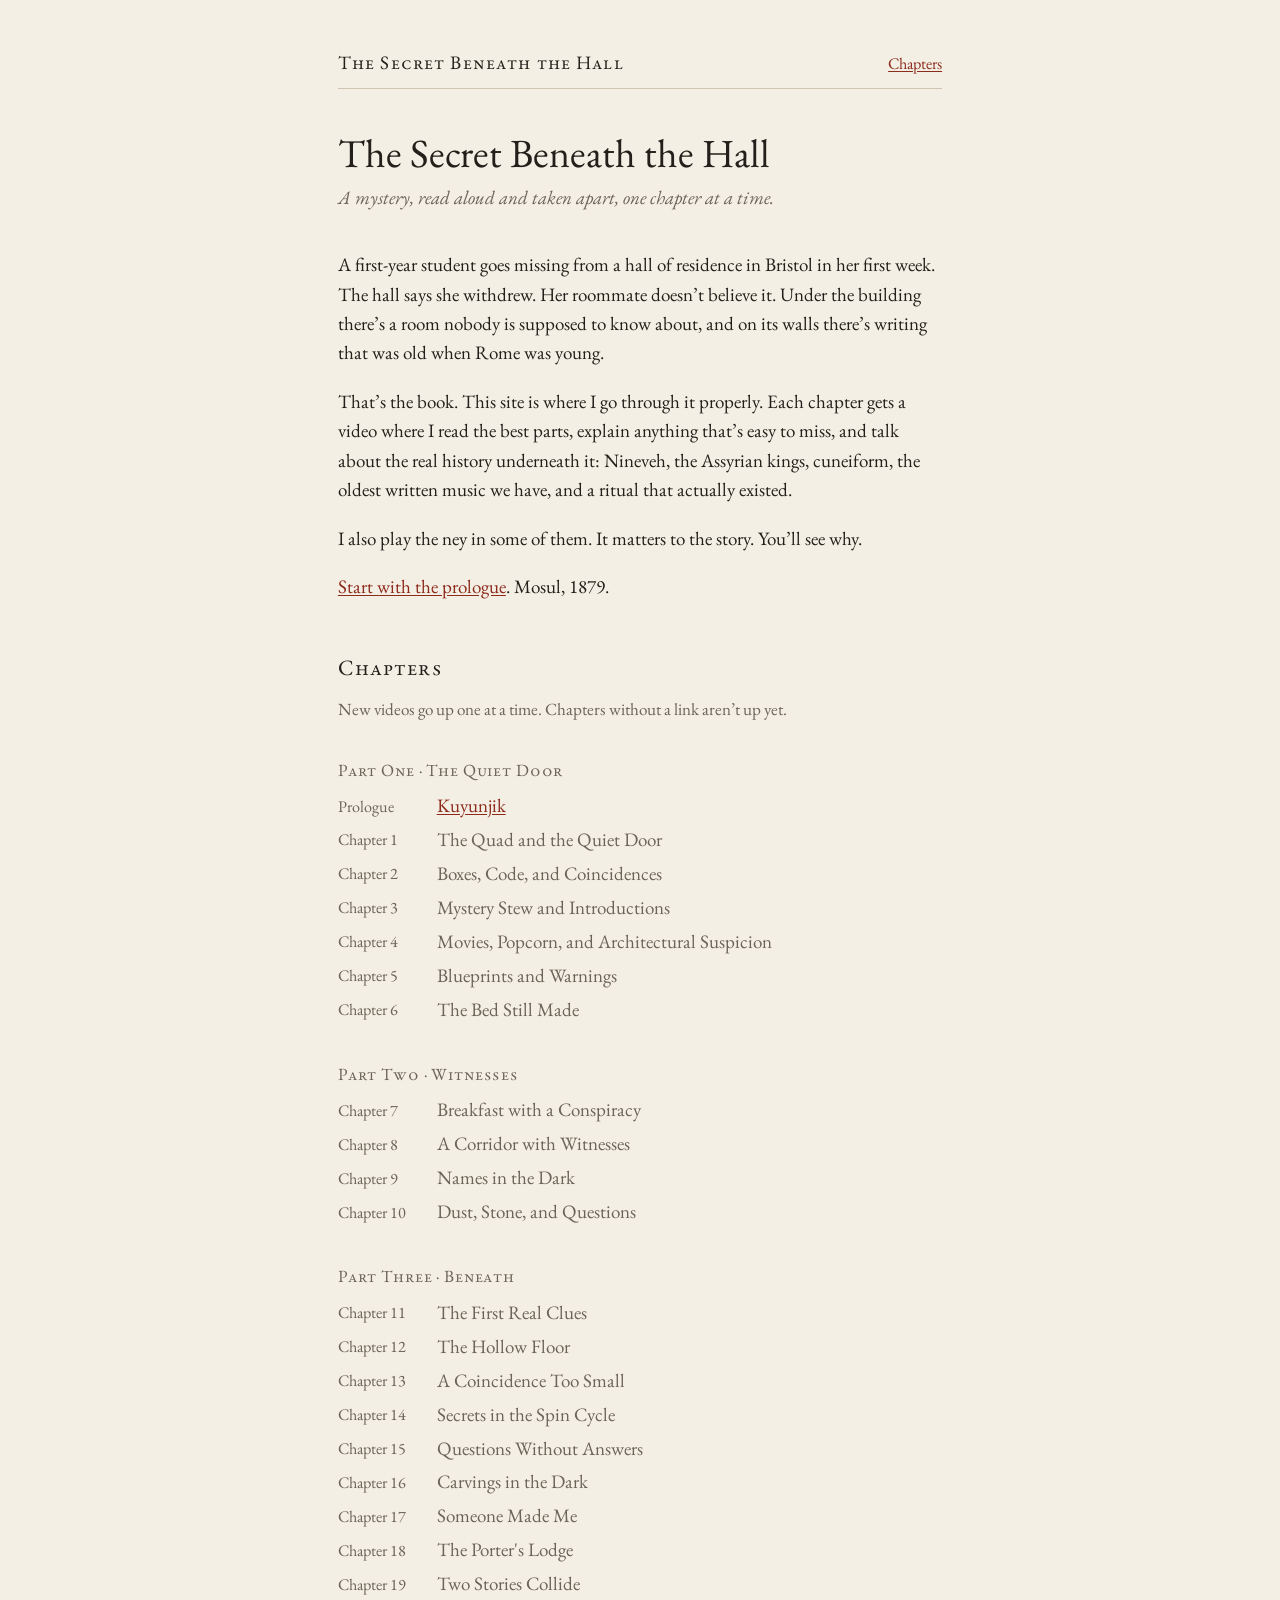
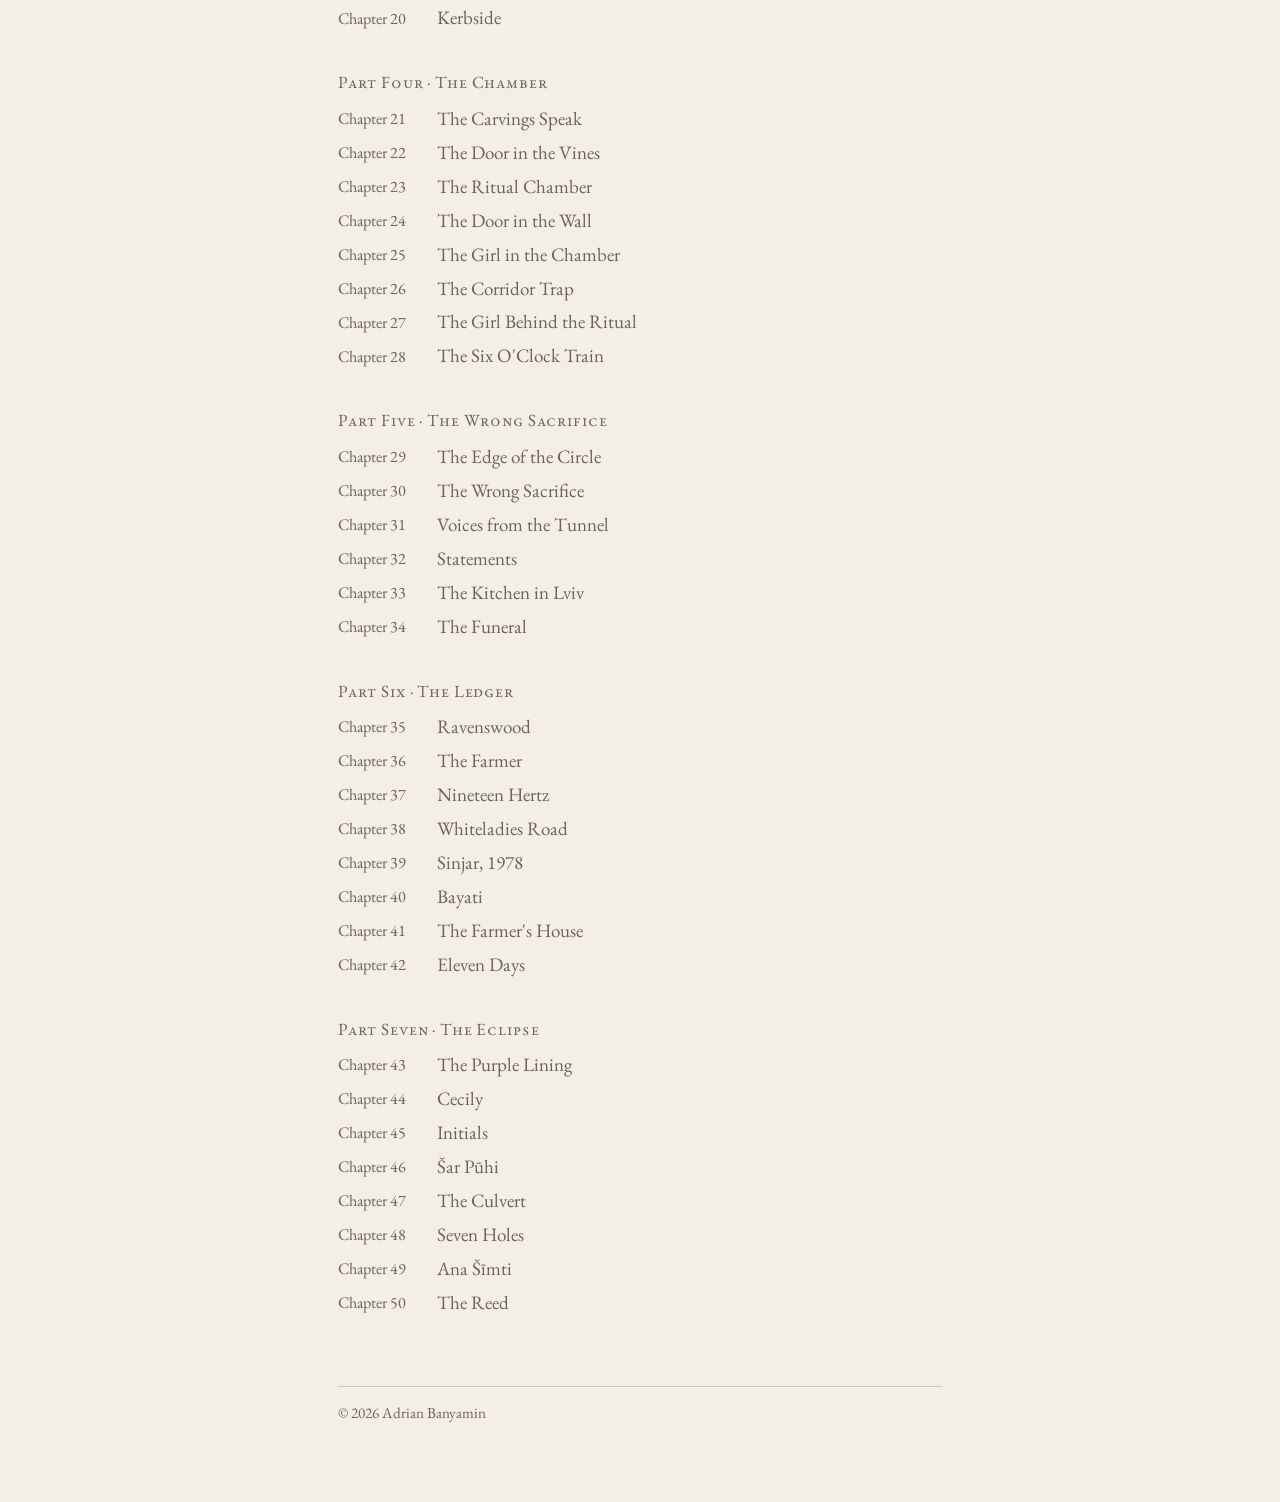
<file: index.html>
<!doctype html>
<html lang="en-GB">
<head>
<meta charset="utf-8">
<meta name="viewport" content="width=device-width, initial-scale=1">
<title>The Secret Beneath the Hall</title>
<meta name="description" content="A mystery set under a Bristol student hall, read and explained chapter by chapter, with the real Assyrian history behind it.">
<link rel="preconnect" href="https://fonts.googleapis.com">
<link rel="preconnect" href="https://fonts.gstatic.com" crossorigin>
<link href="https://fonts.googleapis.com/css2?family=EB+Garamond:ital,wght@0,400;0,600;1,400&display=swap" rel="stylesheet">
<link rel="stylesheet" href="style.css">
</head>
<body>
<div class="page">
<header class="top">
<a class="home" href="index.html">The Secret Beneath the Hall</a>
<nav><a href="index.html#contents">Chapters</a></nav>
</header>
<main>
<h1>The Secret Beneath the Hall</h1>
<p class="sub">A mystery, read aloud and taken apart, one chapter at a time.</p>

<p>A first-year student goes missing from a hall of residence in Bristol in her first week. The hall says she withdrew. Her roommate doesn&rsquo;t believe it. Under the building there&rsquo;s a room nobody is supposed to know about, and on its walls there&rsquo;s writing that was old when Rome was young.</p>

<p>That&rsquo;s the book. This site is where I go through it properly. Each chapter gets a video where I read the best parts, explain anything that&rsquo;s easy to miss, and talk about the real history underneath it: Nineveh, the Assyrian kings, cuneiform, the oldest written music we have, and a ritual that actually existed.</p>

<p>I also play the ney in some of them. It matters to the story. You&rsquo;ll see why.</p>

<p><a href="prologue.html">Start with the prologue</a>. Mosul, 1879.</p>

<h2 id="contents">Chapters</h2>
<p style="color:var(--faded);font-size:.9rem">New videos go up one at a time. Chapters without a link aren&rsquo;t up yet.</p>
<div class="part"><div class="part-name">Part One &middot; The Quiet Door</div>
<ol class="chapters">
<li><span class="num">Prologue</span><a href="prologue.html">Kuyunjik</a></li>
<li><span class="num">Chapter 1</span><span class="soon">The Quad and the Quiet Door</span></li>
<li><span class="num">Chapter 2</span><span class="soon">Boxes, Code, and Coincidences</span></li>
<li><span class="num">Chapter 3</span><span class="soon">Mystery Stew and Introductions</span></li>
<li><span class="num">Chapter 4</span><span class="soon">Movies, Popcorn, and Architectural Suspicion</span></li>
<li><span class="num">Chapter 5</span><span class="soon">Blueprints and Warnings</span></li>
<li><span class="num">Chapter 6</span><span class="soon">The Bed Still Made</span></li>
</ol></div>
<div class="part"><div class="part-name">Part Two &middot; Witnesses</div>
<ol class="chapters">
<li><span class="num">Chapter 7</span><span class="soon">Breakfast with a Conspiracy</span></li>
<li><span class="num">Chapter 8</span><span class="soon">A Corridor with Witnesses</span></li>
<li><span class="num">Chapter 9</span><span class="soon">Names in the Dark</span></li>
<li><span class="num">Chapter 10</span><span class="soon">Dust, Stone, and Questions</span></li>
</ol></div>
<div class="part"><div class="part-name">Part Three &middot; Beneath</div>
<ol class="chapters">
<li><span class="num">Chapter 11</span><span class="soon">The First Real Clues</span></li>
<li><span class="num">Chapter 12</span><span class="soon">The Hollow Floor</span></li>
<li><span class="num">Chapter 13</span><span class="soon">A Coincidence Too Small</span></li>
<li><span class="num">Chapter 14</span><span class="soon">Secrets in the Spin Cycle</span></li>
<li><span class="num">Chapter 15</span><span class="soon">Questions Without Answers</span></li>
<li><span class="num">Chapter 16</span><span class="soon">Carvings in the Dark</span></li>
<li><span class="num">Chapter 17</span><span class="soon">Someone Made Me</span></li>
<li><span class="num">Chapter 18</span><span class="soon">The Porter&#x27;s Lodge</span></li>
<li><span class="num">Chapter 19</span><span class="soon">Two Stories Collide</span></li>
<li><span class="num">Chapter 20</span><span class="soon">Kerbside</span></li>
</ol></div>
<div class="part"><div class="part-name">Part Four &middot; The Chamber</div>
<ol class="chapters">
<li><span class="num">Chapter 21</span><span class="soon">The Carvings Speak</span></li>
<li><span class="num">Chapter 22</span><span class="soon">The Door in the Vines</span></li>
<li><span class="num">Chapter 23</span><span class="soon">The Ritual Chamber</span></li>
<li><span class="num">Chapter 24</span><span class="soon">The Door in the Wall</span></li>
<li><span class="num">Chapter 25</span><span class="soon">The Girl in the Chamber</span></li>
<li><span class="num">Chapter 26</span><span class="soon">The Corridor Trap</span></li>
<li><span class="num">Chapter 27</span><span class="soon">The Girl Behind the Ritual</span></li>
<li><span class="num">Chapter 28</span><span class="soon">The Six O&#x27;Clock Train</span></li>
</ol></div>
<div class="part"><div class="part-name">Part Five &middot; The Wrong Sacrifice</div>
<ol class="chapters">
<li><span class="num">Chapter 29</span><span class="soon">The Edge of the Circle</span></li>
<li><span class="num">Chapter 30</span><span class="soon">The Wrong Sacrifice</span></li>
<li><span class="num">Chapter 31</span><span class="soon">Voices from the Tunnel</span></li>
<li><span class="num">Chapter 32</span><span class="soon">Statements</span></li>
<li><span class="num">Chapter 33</span><span class="soon">The Kitchen in Lviv</span></li>
<li><span class="num">Chapter 34</span><span class="soon">The Funeral</span></li>
</ol></div>
<div class="part"><div class="part-name">Part Six &middot; The Ledger</div>
<ol class="chapters">
<li><span class="num">Chapter 35</span><span class="soon">Ravenswood</span></li>
<li><span class="num">Chapter 36</span><span class="soon">The Farmer</span></li>
<li><span class="num">Chapter 37</span><span class="soon">Nineteen Hertz</span></li>
<li><span class="num">Chapter 38</span><span class="soon">Whiteladies Road</span></li>
<li><span class="num">Chapter 39</span><span class="soon">Sinjar, 1978</span></li>
<li><span class="num">Chapter 40</span><span class="soon">Bayati</span></li>
<li><span class="num">Chapter 41</span><span class="soon">The Farmer&#x27;s House</span></li>
<li><span class="num">Chapter 42</span><span class="soon">Eleven Days</span></li>
</ol></div>
<div class="part"><div class="part-name">Part Seven &middot; The Eclipse</div>
<ol class="chapters">
<li><span class="num">Chapter 43</span><span class="soon">The Purple Lining</span></li>
<li><span class="num">Chapter 44</span><span class="soon">Cecily</span></li>
<li><span class="num">Chapter 45</span><span class="soon">Initials</span></li>
<li><span class="num">Chapter 46</span><span class="soon">Šar Pūhi</span></li>
<li><span class="num">Chapter 47</span><span class="soon">The Culvert</span></li>
<li><span class="num">Chapter 48</span><span class="soon">Seven Holes</span></li>
<li><span class="num">Chapter 49</span><span class="soon">Ana Šīmti</span></li>
<li><span class="num">Chapter 50</span><span class="soon">The Reed</span></li>
</ol></div>
</main>
<footer>&copy; 2026 Adrian Banyamin</footer>
</div>
</body>
</html>
</file>
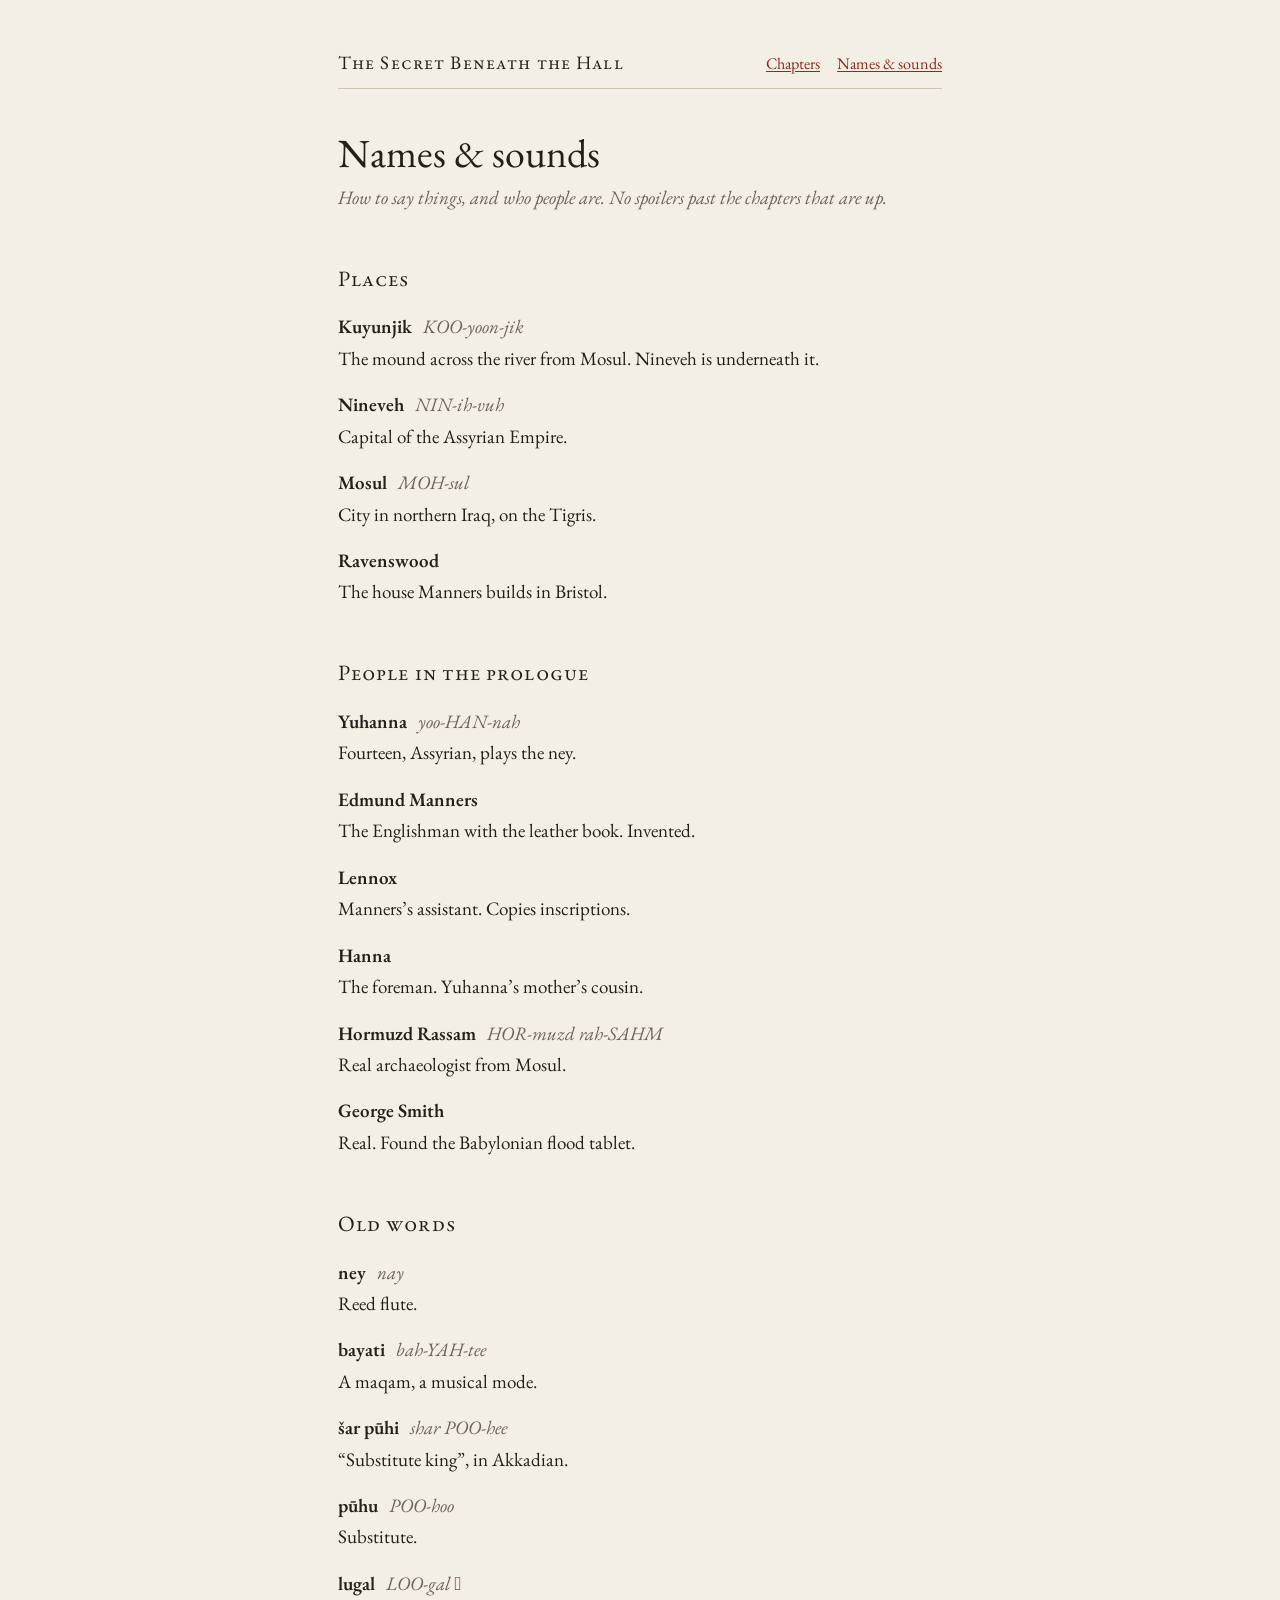
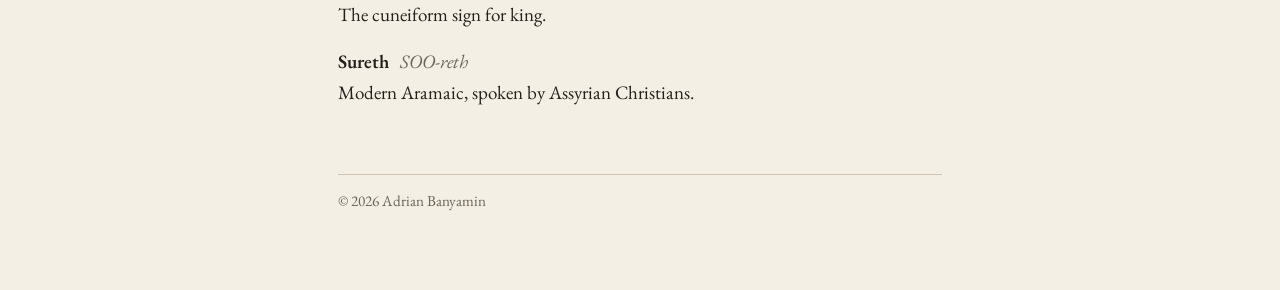
<file: names.html>
<!doctype html>
<html lang="en-GB">
<head>
<meta charset="utf-8">
<meta name="viewport" content="width=device-width, initial-scale=1">
<title>Names & sounds — The Secret Beneath the Hall</title>
<meta name="description" content="How to say the names and old words in the book.">
<link rel="preconnect" href="https://fonts.googleapis.com">
<link rel="preconnect" href="https://fonts.gstatic.com" crossorigin>
<link href="https://fonts.googleapis.com/css2?family=EB+Garamond:ital,wght@0,400;0,600;1,400&display=swap" rel="stylesheet">
<link rel="stylesheet" href="style.css">
</head>
<body>
<div class="page">
<header class="top">
<a class="home" href="index.html">The Secret Beneath the Hall</a>
<nav><a href="index.html#contents">Chapters</a><a href="names.html">Names &amp; sounds</a></nav>
</header>
<main>
<h1>Names &amp; sounds</h1>
<p class="sub">How to say things, and who people are. No spoilers past the chapters that are up.</p>

<h2>Places</h2>
<dl>
<dt>Kuyunjik <span class="say">KOO-yoon-jik</span></dt><dd>The mound across the river from Mosul. Nineveh is underneath it.</dd>
<dt>Nineveh <span class="say">NIN-ih-vuh</span></dt><dd>Capital of the Assyrian Empire.</dd>
<dt>Mosul <span class="say">MOH-sul</span></dt><dd>City in northern Iraq, on the Tigris.</dd>
<dt>Ravenswood</dt><dd>The house Manners builds in Bristol.</dd>
</dl>

<h2>People in the prologue</h2>
<dl>
<dt>Yuhanna <span class="say">yoo-HAN-nah</span></dt><dd>Fourteen, Assyrian, plays the ney.</dd>
<dt>Edmund Manners</dt><dd>The Englishman with the leather book. Invented.</dd>
<dt>Lennox</dt><dd>Manners&rsquo;s assistant. Copies inscriptions.</dd>
<dt>Hanna</dt><dd>The foreman. Yuhanna&rsquo;s mother&rsquo;s cousin.</dd>
<dt>Hormuzd Rassam <span class="say">HOR-muzd rah-SAHM</span></dt><dd>Real archaeologist from Mosul.</dd>
<dt>George Smith</dt><dd>Real. Found the Babylonian flood tablet.</dd>
</dl>

<h2>Old words</h2>
<dl>
<dt>ney <span class="say">nay</span></dt><dd>Reed flute.</dd>
<dt>bayati <span class="say">bah-YAH-tee</span></dt><dd>A maqam, a musical mode.</dd>
<dt>&scaron;ar p&umacr;hi <span class="say">shar POO-hee</span></dt><dd>&ldquo;Substitute king&rdquo;, in Akkadian.</dd>
<dt>p&umacr;hu <span class="say">POO-hoo</span></dt><dd>Substitute.</dd>
<dt>lugal <span class="say">LOO-gal</span> <span class="mark">&#x12217;</span></dt><dd>The cuneiform sign for king.</dd>
<dt>Sureth <span class="say">SOO-reth</span></dt><dd>Modern Aramaic, spoken by Assyrian Christians.</dd>
</dl>
</main>
<footer>&copy; 2026 Adrian Banyamin</footer>
</div>
</body>
</html>
</file>
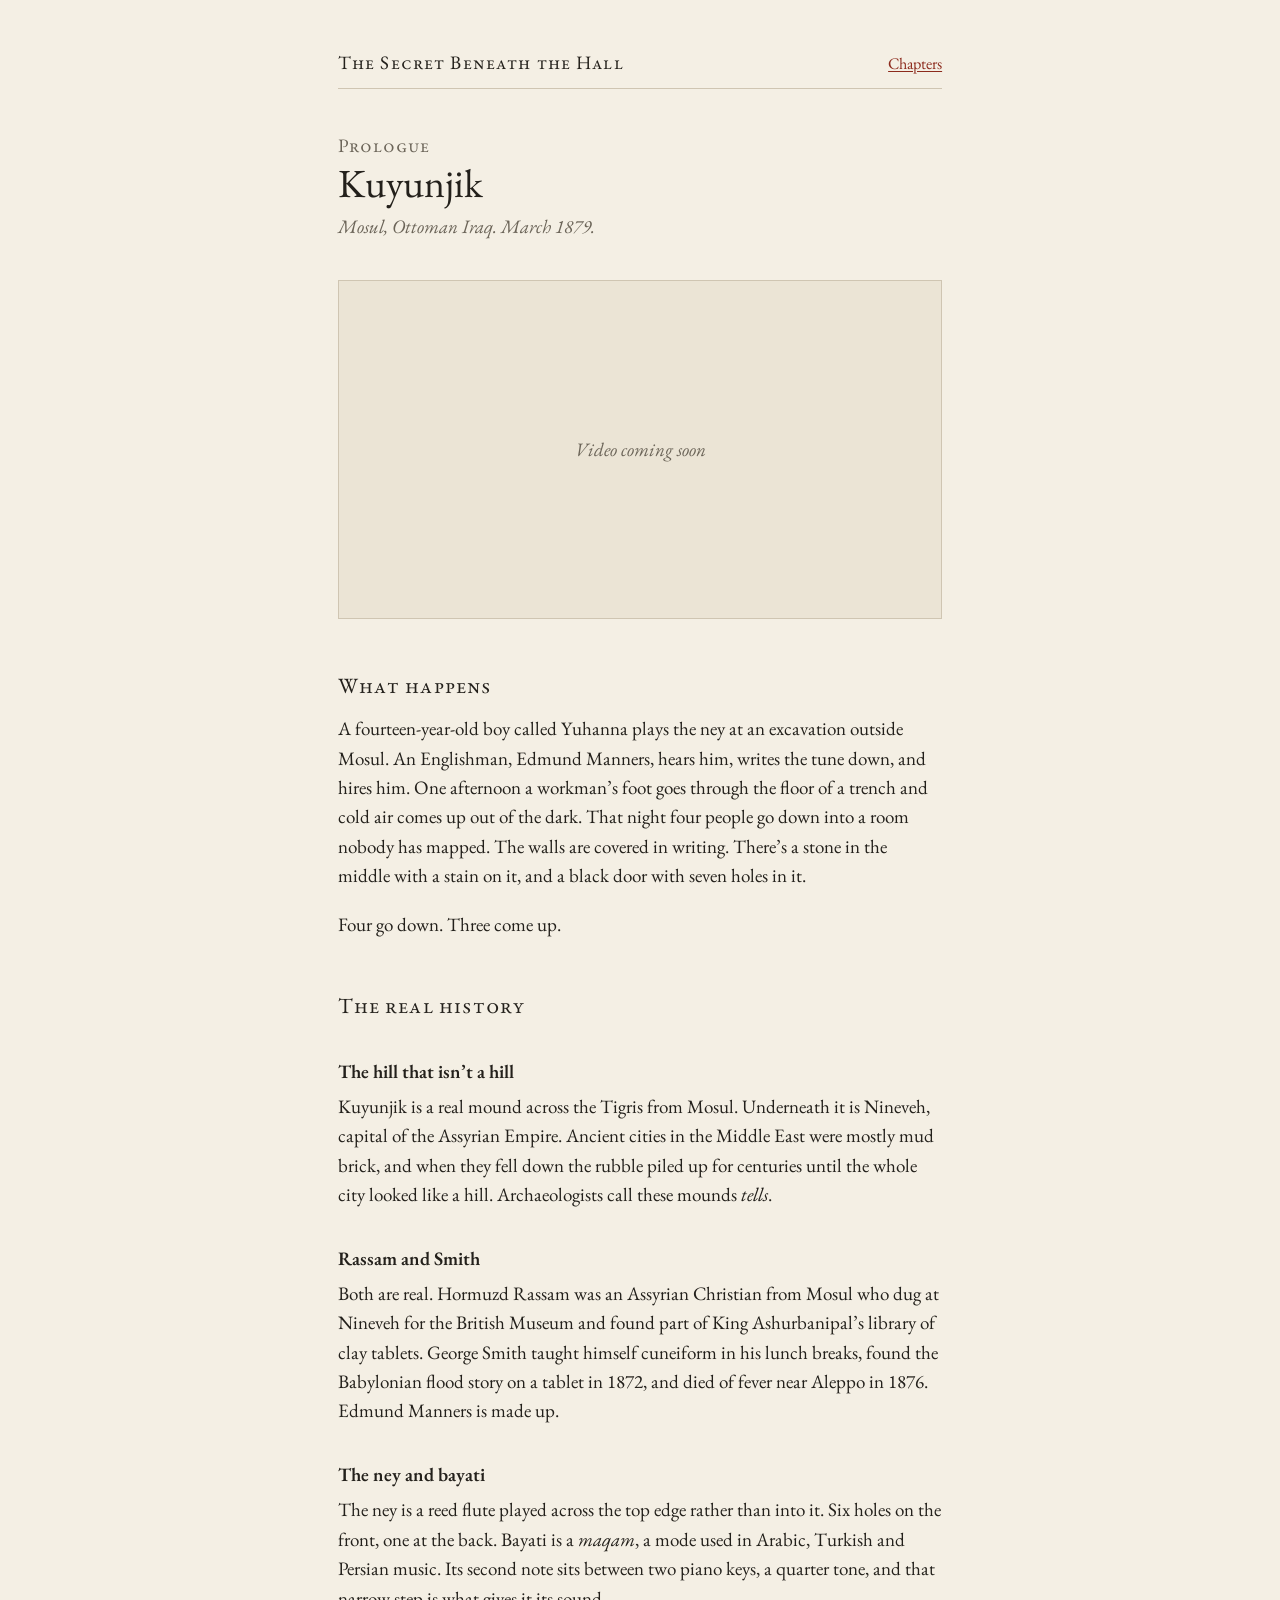
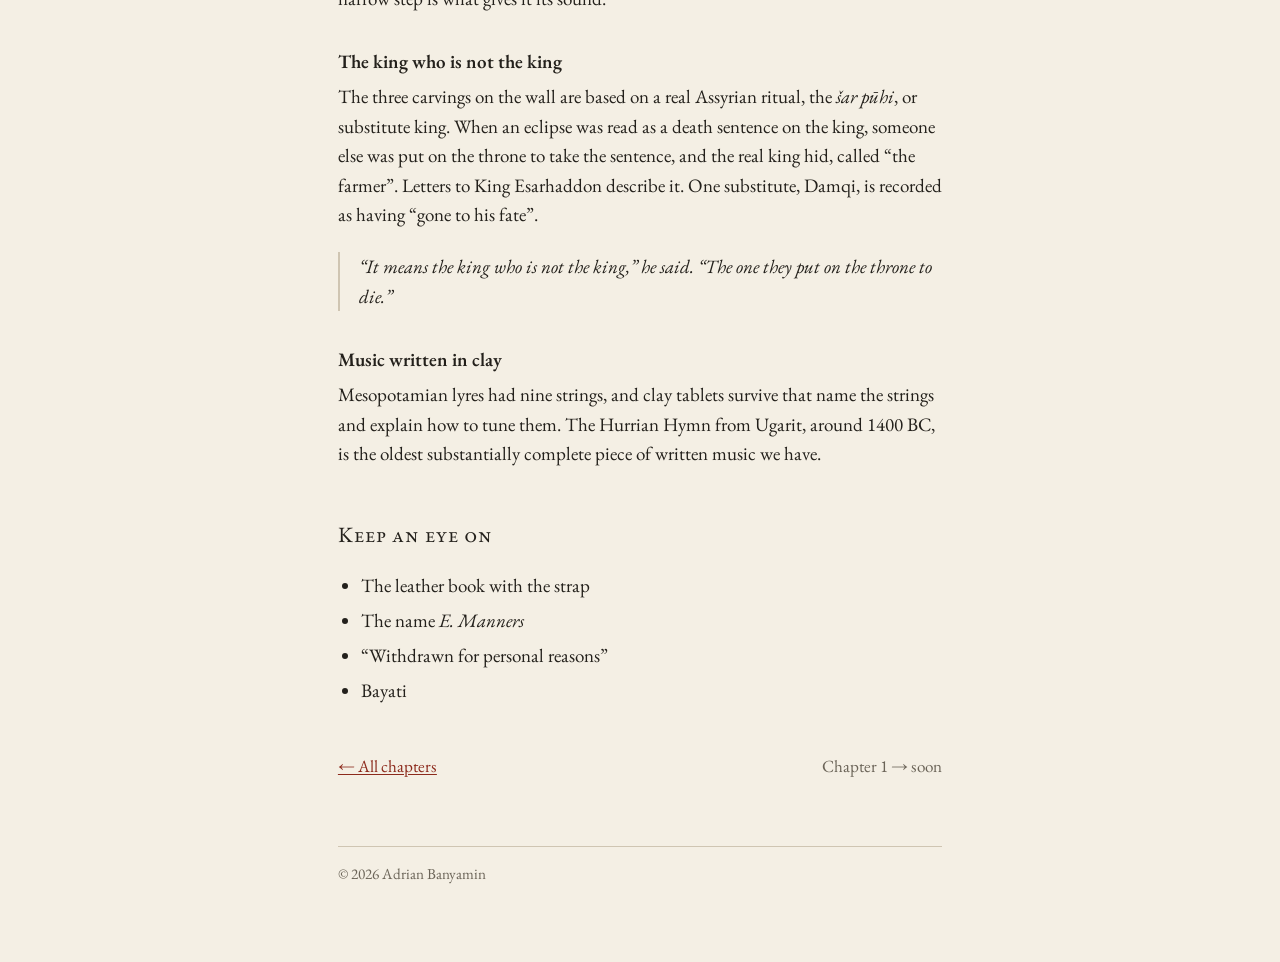
<file: prologue.html>
<!doctype html>
<html lang="en-GB">
<head>
<meta charset="utf-8">
<meta name="viewport" content="width=device-width, initial-scale=1">
<title>Prologue: Kuyunjik — The Secret Beneath the Hall</title>
<meta name="description" content="The prologue explained: Mosul in 1879, the mound of Kuyunjik, the ney, and the Assyrian substitute-king ritual.">
<link rel="preconnect" href="https://fonts.googleapis.com">
<link rel="preconnect" href="https://fonts.gstatic.com" crossorigin>
<link href="https://fonts.googleapis.com/css2?family=EB+Garamond:ital,wght@0,400;0,600;1,400&display=swap" rel="stylesheet">
<link rel="stylesheet" href="style.css">
</head>
<body>
<div class="page">
<header class="top">
<a class="home" href="index.html">The Secret Beneath the Hall</a>
<nav><a href="index.html#contents">Chapters</a></nav>
</header>
<main>
<p style="margin:0;color:var(--faded);font-variant:small-caps;letter-spacing:.05em">Prologue</p>
<h1>Kuyunjik</h1>
<p class="sub">Mosul, Ottoman Iraq. March 1879.</p>

<div class="video" data-youtube="">Video coming soon</div>

<h2>What happens</h2>
<p>A fourteen-year-old boy called Yuhanna plays the ney at an excavation outside Mosul. An Englishman, Edmund Manners, hears him, writes the tune down, and hires him. One afternoon a workman&rsquo;s foot goes through the floor of a trench and cold air comes up out of the dark. That night four people go down into a room nobody has mapped. The walls are covered in writing. There&rsquo;s a stone in the middle with a stain on it, and a black door with seven holes in it.</p>
<p>Four go down. Three come up.</p>

<h2>The real history</h2>

<h3>The hill that isn&rsquo;t a hill</h3>
<p>Kuyunjik is a real mound across the Tigris from Mosul. Underneath it is Nineveh, capital of the Assyrian Empire. Ancient cities in the Middle East were mostly mud brick, and when they fell down the rubble piled up for centuries until the whole city looked like a hill. Archaeologists call these mounds <em>tells</em>.</p>

<h3>Rassam and Smith</h3>
<p>Both are real. Hormuzd Rassam was an Assyrian Christian from Mosul who dug at Nineveh for the British Museum and found part of King Ashurbanipal&rsquo;s library of clay tablets. George Smith taught himself cuneiform in his lunch breaks, found the Babylonian flood story on a tablet in 1872, and died of fever near Aleppo in 1876. Edmund Manners is made up.</p>

<h3>The ney and bayati</h3>
<p>The ney is a reed flute played across the top edge rather than into it. Six holes on the front, one at the back. Bayati is a <em>maqam</em>, a mode used in Arabic, Turkish and Persian music. Its second note sits between two piano keys, a quarter tone, and that narrow step is what gives it its sound.</p>

<h3>The king who is not the king</h3>
<p>The three carvings on the wall are based on a real Assyrian ritual, the <em>&scaron;ar p&umacr;hi</em>, or substitute king. When an eclipse was read as a death sentence on the king, someone else was put on the throne to take the sentence, and the real king hid, called &ldquo;the farmer&rdquo;. Letters to King Esarhaddon describe it. One substitute, Damqi, is recorded as having &ldquo;gone to his fate&rdquo;.</p>
<blockquote>&ldquo;It means the king who is not the king,&rdquo; he said. &ldquo;The one they put on the throne to die.&rdquo;</blockquote>

<h3>Music written in clay</h3>
<p>Mesopotamian lyres had nine strings, and clay tablets survive that name the strings and explain how to tune them. The Hurrian Hymn from Ugarit, around 1400 BC, is the oldest substantially complete piece of written music we have.</p>

<h2>Keep an eye on</h2>
<ul class="remember">
<li>The leather book with the strap</li>
<li>The name <em>E. Manners</em></li>
<li>&ldquo;Withdrawn for personal reasons&rdquo;</li>
<li>Bayati</li>
</ul>

<div class="next"><a href="index.html#contents">&larr; All chapters</a><span style="color:var(--faded)">Chapter 1 &rarr; soon</span></div>
</main>
<footer>&copy; 2026 Adrian Banyamin</footer>
</div>
<script>
document.querySelectorAll('.video').forEach(function (box) {
  var id = box.getAttribute('data-youtube');
  if (!id) return;
  box.innerHTML = '<iframe src="https://www.youtube-nocookie.com/embed/' + id + '" title="Video" allow="accelerometer; encrypted-media; picture-in-picture" allowfullscreen></iframe>';
});
</script>
</body>
</html>
</file>
<file: style.css>
:root {
  --paper: #f4efe4;
  --ink: #23201b;
  --faded: #6b6458;
  --rule: #cfc5b2;
  --red: #8c2a1c;
}

* { box-sizing: border-box; }

html { font-size: 19px; }

body {
  margin: 0;
  background: var(--paper);
  color: var(--ink);
  font-family: "EB Garamond", Garamond, Georgia, serif;
  line-height: 1.55;
}

.page {
  max-width: 34rem;
  margin: 0 auto;
  padding: 2.5rem 1.1rem 4rem;
}

header.top {
  border-bottom: 1px solid var(--rule);
  padding-bottom: .6rem;
  margin-bottom: 2.2rem;
  display: flex;
  justify-content: space-between;
  align-items: baseline;
  flex-wrap: wrap;
  gap: .4rem 1rem;
  font-size: .85rem;
}

header.top a.home {
  font-variant: small-caps;
  letter-spacing: .06em;
  color: var(--ink);
  text-decoration: none;
  font-size: 1rem;
}

header.top nav a { margin-left: .9rem; }
header.top nav a:first-child { margin-left: 0; }

a { color: var(--red); text-underline-offset: 2px; }
a:hover { color: var(--ink); }

h1 {
  font-weight: 400;
  font-size: 2.1rem;
  line-height: 1.15;
  margin: 0 0 .3rem;
}

h1 + .sub {
  font-style: italic;
  color: var(--faded);
  margin: 0 0 2rem;
}

h2 {
  font-weight: 400;
  font-variant: small-caps;
  letter-spacing: .05em;
  font-size: 1.15rem;
  margin: 2.6rem 0 .6rem;
}

h3 {
  font-weight: 600;
  font-size: 1rem;
  margin: 1.8rem 0 .3rem;
}

p { margin: 0 0 1rem; }

blockquote {
  margin: 1.2rem 0 1.2rem 0;
  padding-left: 1rem;
  border-left: 2px solid var(--rule);
  font-style: italic;
}

.mark {
  color: var(--red);
  font-family: "Segoe UI Historic", "Noto Sans Cuneiform", serif;
}

/* contents */
.part { margin-top: 1.8rem; }
.part-name {
  font-variant: small-caps;
  letter-spacing: .05em;
  color: var(--faded);
  font-size: .9rem;
  margin-bottom: .3rem;
}
ol.chapters { list-style: none; margin: 0; padding: 0; }
ol.chapters li {
  display: flex;
  gap: .7rem;
  padding: .12rem 0;
}
ol.chapters .num {
  width: 4.5rem;
  flex-shrink: 0;
  color: var(--faded);
  font-size: .85rem;
  padding-top: .12rem;
}
ol.chapters .soon { color: var(--faded); }

/* video */
.video {
  margin: 1.2rem 0 2rem;
  border: 1px solid var(--rule);
  background: #ebe4d5;
  aspect-ratio: 16 / 9;
  display: flex;
  align-items: center;
  justify-content: center;
  color: var(--faded);
  font-style: italic;
}
.video iframe { width: 100%; height: 100%; border: 0; }

/* pronunciation / names */
dl { margin: 0; }
dt { font-weight: 600; margin-top: .9rem; }
dt .say { font-weight: 400; color: var(--faded); font-style: italic; margin-left: .4rem; }
dd { margin: .1rem 0 0 0; }

.remember { padding-left: 1.2rem; }
.remember li { margin-bottom: .3rem; }

footer {
  margin-top: 3.5rem;
  padding-top: .8rem;
  border-top: 1px solid var(--rule);
  font-size: .8rem;
  color: var(--faded);
}

.next {
  margin-top: 2.5rem;
  display: flex;
  justify-content: space-between;
  font-size: .9rem;
}

@media (max-width: 480px) {
  html { font-size: 17px; }
  h1 { font-size: 1.75rem; }
  ol.chapters .num { width: 3.6rem; }
}
</file>
